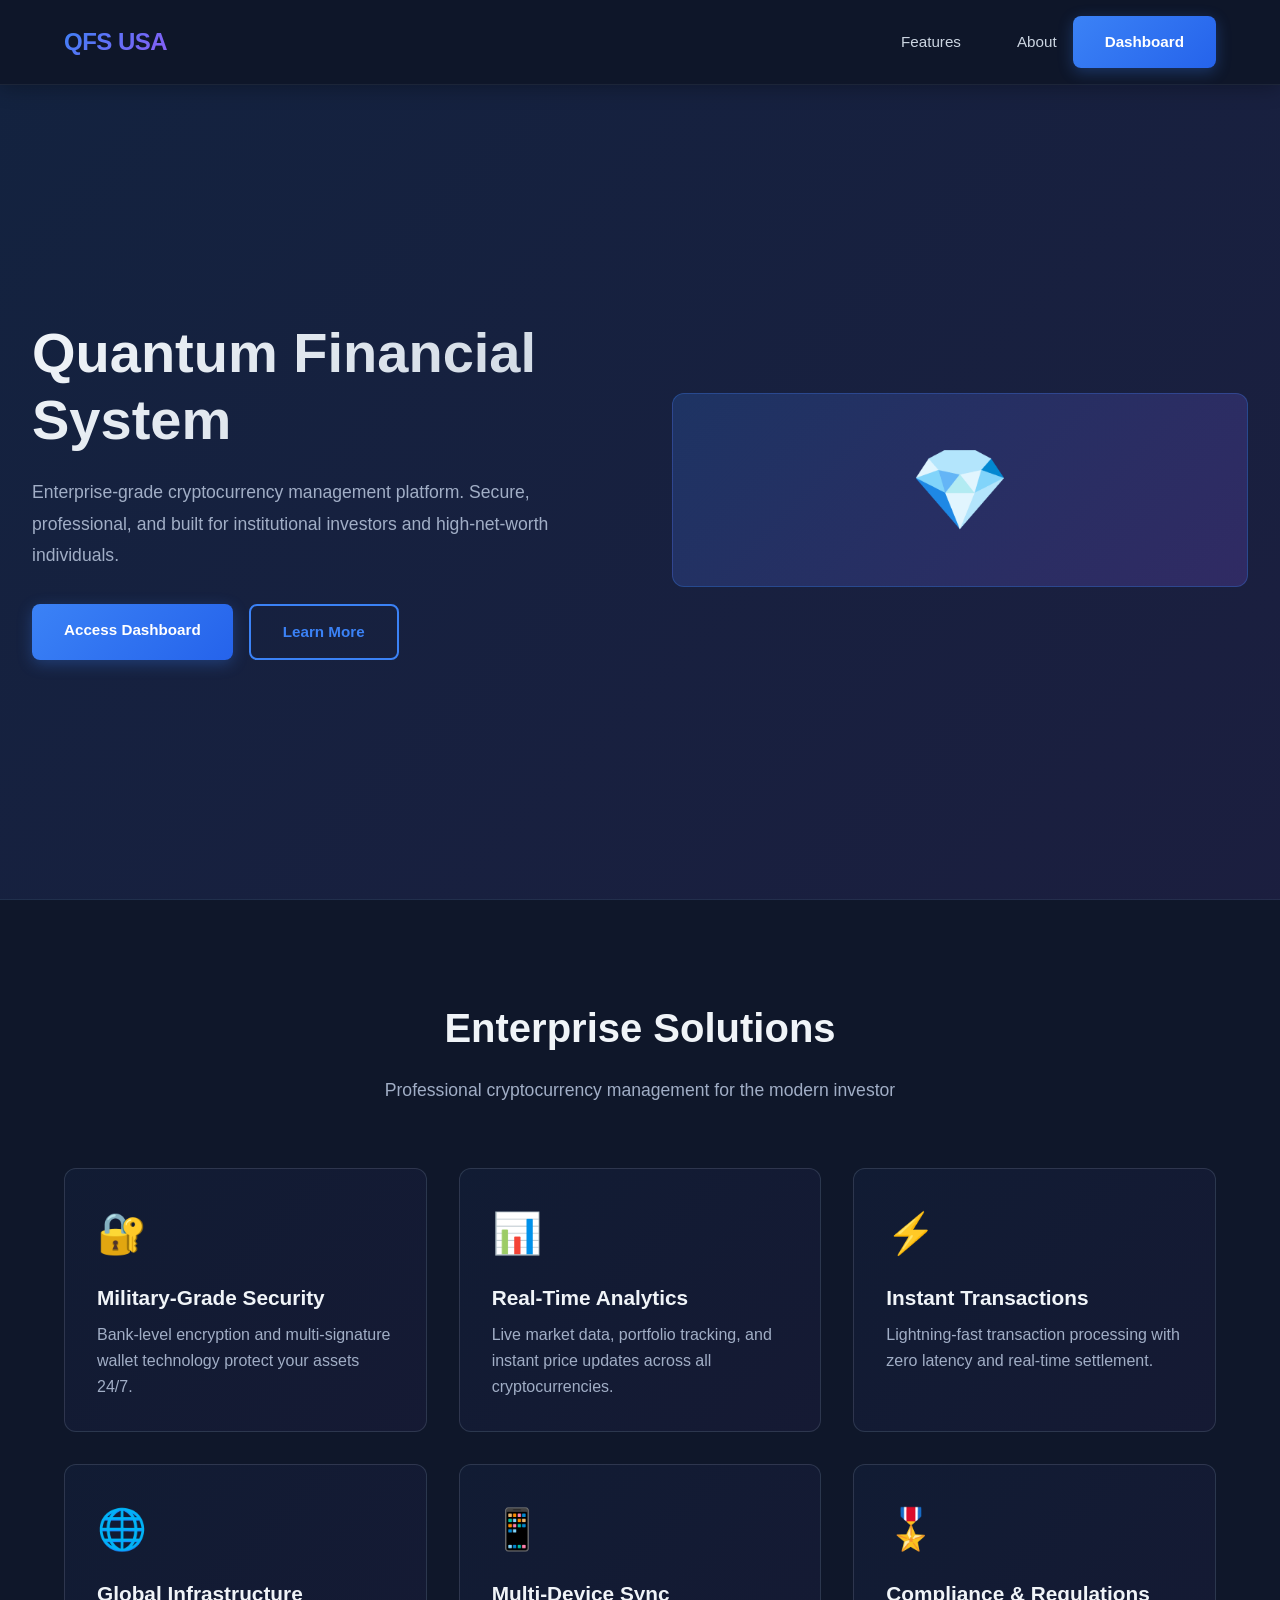
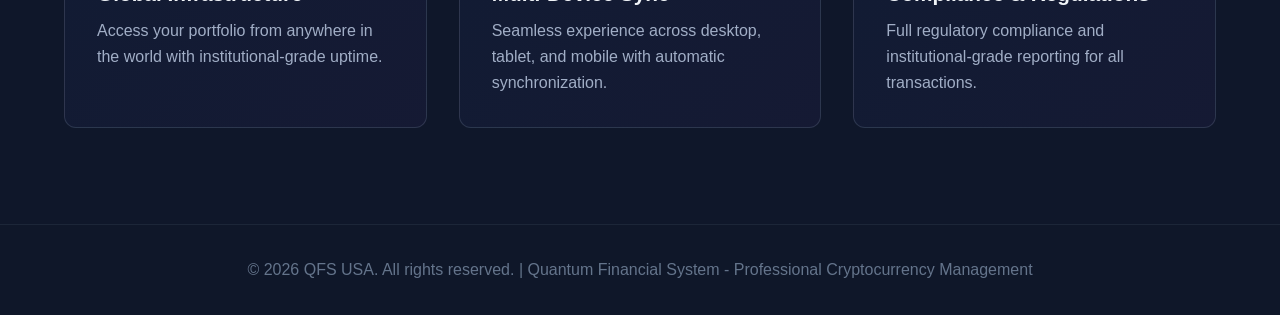
<file: index.html>
<!DOCTYPE html>
<html lang="en">
<head>
    <meta charset="UTF-8">
    <meta name="viewport" content="width=device-width, initial-scale=1.0">
    <title>QFS USA - Cryptocurrency Management Platform</title>
    <link href="https://cdnjs.cloudflare.com/ajax/libs/font-awesome/6.4.0/css/all.min.css" rel="stylesheet">
    <style>
        * {
            margin: 0;
            padding: 0;
            box-sizing: border-box;
        }

        body {
            font-family: -apple-system, BlinkMacSystemFont, 'Segoe UI', Roboto, 'Helvetica Neue', Arial, sans-serif;
            background: #0f172a;
            color: #e2e8f0;
            line-height: 1.6;
        }

        /* Navigation */
        nav {
            position: fixed;
            top: 0;
            width: 100%;
            background: rgba(15, 23, 42, 0.95);
            backdrop-filter: blur(10px);
            padding: 1rem 2rem;
            box-shadow: 0 2px 20px rgba(0, 0, 0, 0.3);
            z-index: 1000;
            border-bottom: 1px solid rgba(148, 163, 184, 0.1);
        }

        nav .container {
            max-width: 1400px;
            margin: 0 auto;
            display: flex;
            justify-content: space-between;
            align-items: center;
        }

        nav .logo {
            font-size: 1.5rem;
            font-weight: 800;
            background: linear-gradient(135deg, #3b82f6 0%, #8b5cf6 100%);
            -webkit-background-clip: text;
            -webkit-text-fill-color: transparent;
            background-clip: text;
            letter-spacing: -0.5px;
        }

        nav a {
            color: #cbd5e1;
            text-decoration: none;
            margin-left: 2.5rem;
            font-weight: 500;
            transition: color 0.3s;
            font-size: 0.95rem;
        }

        nav a:hover {
            color: #3b82f6;
        }

        .nav-right {
            display: flex;
            align-items: center;
            gap: 1rem;
        }

        /* Hero Section */
        .hero {
            margin-top: 80px;
            min-height: calc(100vh - 80px);
            display: flex;
            align-items: center;
            background: linear-gradient(135deg, rgba(59, 130, 246, 0.1) 0%, rgba(139, 92, 246, 0.1) 100%);
            border-bottom: 1px solid rgba(148, 163, 184, 0.1);
        }

        .container {
            max-width: 1400px;
            margin: 0 auto;
            padding: 0 2rem;
            width: 100%;
        }

        .hero-content {
            display: grid;
            grid-template-columns: 1fr 1fr;
            gap: 4rem;
            align-items: center;
        }

        .hero h1 {
            font-size: 3.5rem;
            font-weight: 800;
            line-height: 1.2;
            margin-bottom: 1.5rem;
            background: linear-gradient(135deg, #f0f4f8 0%, #cbd5e1 100%);
            -webkit-background-clip: text;
            -webkit-text-fill-color: transparent;
            background-clip: text;
        }

        .hero p {
            font-size: 1.1rem;
            color: #a1aec6;
            margin-bottom: 2rem;
            line-height: 1.8;
        }

        .cta-buttons {
            display: flex;
            gap: 1rem;
        }

        .btn {
            padding: 0.875rem 2rem;
            border-radius: 8px;
            font-size: 0.95rem;
            font-weight: 600;
            text-decoration: none;
            cursor: pointer;
            border: none;
            transition: all 0.3s;
            display: inline-block;
        }

        .btn-primary {
            background: linear-gradient(135deg, #3b82f6 0%, #2563eb 100%);
            color: white;
            box-shadow: 0 4px 15px rgba(59, 130, 246, 0.3);
        }

        .btn-primary:hover {
            transform: translateY(-2px);
            box-shadow: 0 6px 20px rgba(59, 130, 246, 0.4);
        }

        .btn-secondary {
            background: transparent;
            color: #3b82f6;
            border: 2px solid #3b82f6;
        }

        .btn-secondary:hover {
            background: rgba(59, 130, 246, 0.1);
        }

        .hero-image {
            background: linear-gradient(135deg, rgba(59, 130, 246, 0.2) 0%, rgba(139, 92, 246, 0.2) 100%);
            border-radius: 12px;
            padding: 2rem;
            text-align: center;
            font-size: 5rem;
            border: 1px solid rgba(59, 130, 246, 0.3);
        }

        /* Features Section */
        .features {
            padding: 6rem 2rem;
            background: #0f172a;
        }

        .features h2 {
            text-align: center;
            font-size: 2.5rem;
            margin-bottom: 1rem;
            color: #f0f4f8;
        }

        .features-subtitle {
            text-align: center;
            color: #a1aec6;
            margin-bottom: 4rem;
            font-size: 1.1rem;
        }

        .features-grid {
            display: grid;
            grid-template-columns: repeat(auto-fit, minmax(300px, 1fr));
            gap: 2rem;
            max-width: 1400px;
            margin: 0 auto;
        }

        .feature-card {
            background: linear-gradient(135deg, rgba(59, 130, 246, 0.05) 0%, rgba(139, 92, 246, 0.05) 100%);
            border: 1px solid rgba(148, 163, 184, 0.2);
            border-radius: 12px;
            padding: 2rem;
            transition: all 0.3s;
        }

        .feature-card:hover {
            border-color: rgba(59, 130, 246, 0.5);
            box-shadow: 0 10px 30px rgba(59, 130, 246, 0.1);
            transform: translateY(-5px);
        }

        .feature-icon {
            font-size: 2.5rem;
            margin-bottom: 1rem;
            color: #3b82f6;
        }

        .feature-card h3 {
            font-size: 1.3rem;
            margin-bottom: 0.5rem;
            color: #f0f4f8;
        }

        .feature-card p {
            color: #a1aec6;
            line-height: 1.6;
        }

        /* Footer */
        footer {
            background: rgba(15, 23, 42, 0.8);
            border-top: 1px solid rgba(148, 163, 184, 0.1);
            padding: 2rem;
            text-align: center;
            color: #64748b;
        }

        @media (max-width: 768px) {
            .hero-content {
                grid-template-columns: 1fr;
            }

            .hero h1 {
                font-size: 2.5rem;
            }

            nav .container {
                flex-direction: column;
                gap: 1rem;
            }

            .features-grid {
                grid-template-columns: 1fr;
            }

            .cta-buttons {
                flex-direction: column;
            }
        }
    </style>
</head>
<body>
    <nav>
        <div class="container">
            <div class="logo">QFS USA</div>
            <div class="nav-right">
                <a href="#features">Features</a>
                <a href="#about">About</a>
                <a href="login.html" class="btn btn-primary" style="margin: 0;">Dashboard</a>
            </div>
        </div>
    </nav>

    <section class="hero">
        <div class="container">
            <div class="hero-content">
                <div>
                    <h1>Quantum Financial System</h1>
                    <p>Enterprise-grade cryptocurrency management platform. Secure, professional, and built for institutional investors and high-net-worth individuals.</p>
                    <div class="cta-buttons">
                        <a href="login.html" class="btn btn-primary">Access Dashboard</a>
                        <a href="#features" class="btn btn-secondary">Learn More</a>
                    </div>
                </div>
                <div class="hero-image">
                    💎
                </div>
            </div>
        </div>
    </section>

    <section class="features" id="features">
        <div class="container">
            <h2>Enterprise Solutions</h2>
            <p class="features-subtitle">Professional cryptocurrency management for the modern investor</p>
            <div class="features-grid">
                <div class="feature-card">
                    <div class="feature-icon">🔐</div>
                    <h3>Military-Grade Security</h3>
                    <p>Bank-level encryption and multi-signature wallet technology protect your assets 24/7.</p>
                </div>
                <div class="feature-card">
                    <div class="feature-icon">📊</div>
                    <h3>Real-Time Analytics</h3>
                    <p>Live market data, portfolio tracking, and instant price updates across all cryptocurrencies.</p>
                </div>
                <div class="feature-card">
                    <div class="feature-icon">⚡</div>
                    <h3>Instant Transactions</h3>
                    <p>Lightning-fast transaction processing with zero latency and real-time settlement.</p>
                </div>
                <div class="feature-card">
                    <div class="feature-icon">🌐</div>
                    <h3>Global Infrastructure</h3>
                    <p>Access your portfolio from anywhere in the world with institutional-grade uptime.</p>
                </div>
                <div class="feature-card">
                    <div class="feature-icon">📱</div>
                    <h3>Multi-Device Sync</h3>
                    <p>Seamless experience across desktop, tablet, and mobile with automatic synchronization.</p>
                </div>
                <div class="feature-card">
                    <div class="feature-icon">🎖️</div>
                    <h3>Compliance & Regulations</h3>
                    <p>Full regulatory compliance and institutional-grade reporting for all transactions.</p>
                </div>
            </div>
        </div>
    </section>

    <footer>
        <div class="container">
            <p>&copy; 2026 QFS USA. All rights reserved. | Quantum Financial System - Professional Cryptocurrency Management</p>
        </div>
    </footer>
</body>
</html>
</file>
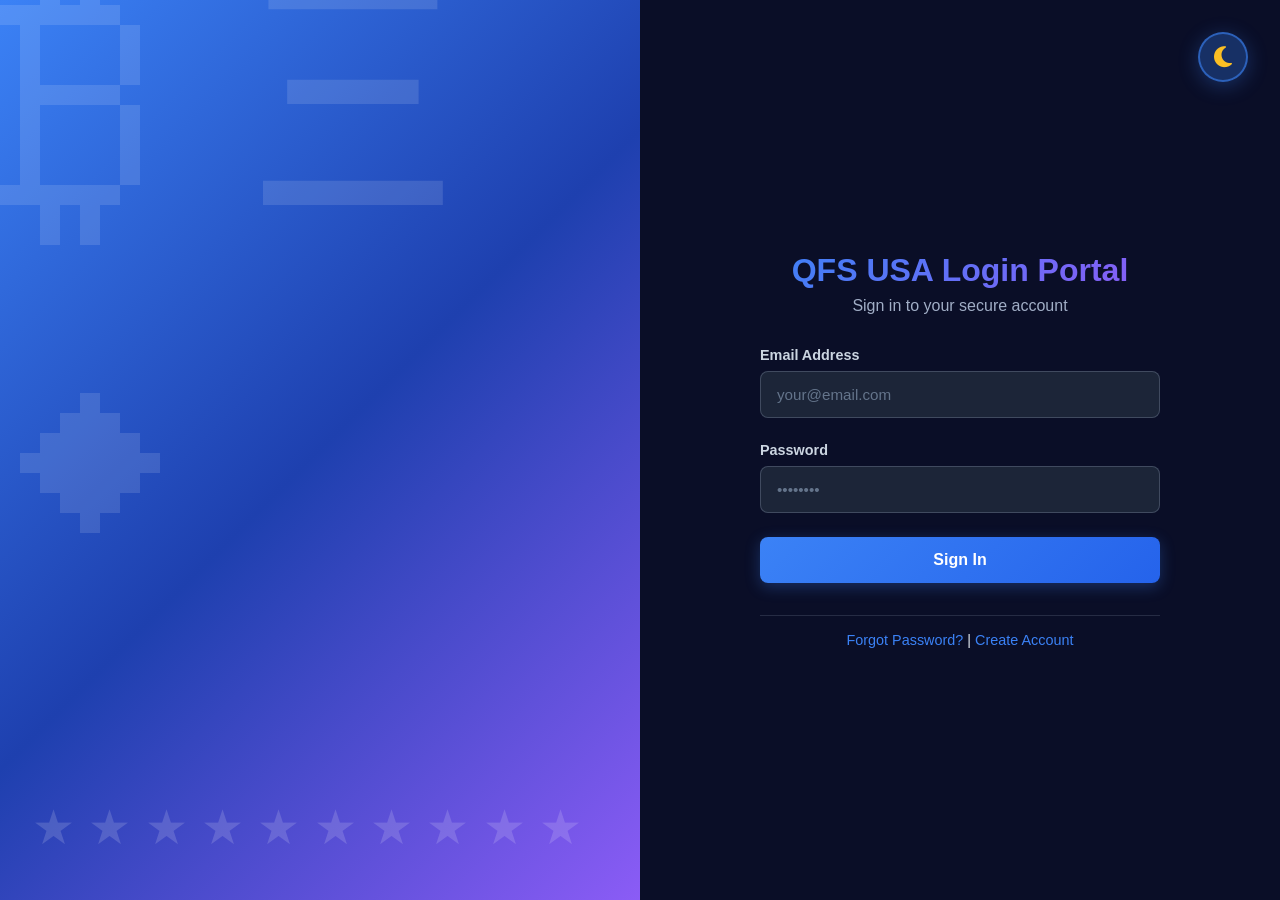
<file: login.html>
<!DOCTYPE html>
<html lang="en">
<head>
    <meta charset="UTF-8">
    <meta name="viewport" content="width=device-width, initial-scale=1.0">
    <title>QFS USA Login Portal</title>
    <link href="https://cdnjs.cloudflare.com/ajax/libs/font-awesome/6.4.0/css/all.min.css" rel="stylesheet">
    <style>
        * {
            margin: 0;
            padding: 0;
            box-sizing: border-box;
        }

        html, body {
            width: 100%;
            height: 100%;
            margin: 0;
            padding: 0;
        }

        body {
            font-family: -apple-system, BlinkMacSystemFont, 'Segoe UI', Roboto, 'Helvetica Neue', Arial, sans-serif;
            background: linear-gradient(135deg, #0f172a 0%, #1a1f3a 50%, #0f1419 100%);
            min-height: 100vh;
            color: #e2e8f0;
            transition: background 0.3s ease;
            position: relative;
            overflow: hidden;
        }

        /* Enhanced Crypto USA Background */
        body::before {
            content: '';
            position: fixed;
            top: 0;
            left: 0;
            right: 0;
            bottom: 0;
            background: 
                radial-gradient(circle at 15% 30%, rgba(59, 130, 246, 0.25) 0%, transparent 50%),
                radial-gradient(circle at 85% 70%, rgba(139, 92, 246, 0.25) 0%, transparent 50%),
                radial-gradient(circle at 50% 50%, rgba(16, 185, 129, 0.15) 0%, transparent 70%),
                radial-gradient(circle at 20% 80%, rgba(251, 191, 36, 0.1) 0%, transparent 50%);
            pointer-events: none;
            z-index: 0;
            animation: pulseGradient 8s ease-in-out infinite;
        }

        @keyframes pulseGradient {
            0%, 100% { opacity: 0.8; }
            50% { opacity: 1; }
        }

        /* Animated crypto symbols background - More Visible */
        body::after {
            content: '₿ Ξ ◆ $ ₿ Ξ ◆ $ ₿ Ξ ◆ $ ₿ Ξ ◆ $ ₿ Ξ ◆ $ ₿ Ξ ◆ $ ₿ Ξ ◆ $ ₿ Ξ ◆ $';
            position: fixed;
            top: 0;
            left: 0;
            right: 0;
            bottom: 0;
            font-size: 10rem;
            font-weight: bold;
            opacity: 0.08;
            pointer-events: none;
            z-index: 0;
            overflow: hidden;
            white-space: pre-wrap;
            word-wrap: break-word;
            line-height: 1.4;
            background: linear-gradient(45deg, #3b82f6, #8b5cf6, #10b981, #fbbf24);
            -webkit-background-clip: text;
            -webkit-text-fill-color: transparent;
            background-clip: text;
            animation: drift 25s linear infinite;
        }

        @keyframes drift {
            0% { transform: translateY(0px) translateX(0px); }
            100% { transform: translateY(-1500px) translateX(50px); }
        }

        /* Grid Pattern Background */
        .grid-background {
            position: fixed;
            top: 0;
            left: 0;
            right: 0;
            bottom: 0;
            background-image: 
                linear-gradient(90deg, rgba(59, 130, 246, 0.1) 1px, transparent 1px),
                linear-gradient(rgba(59, 130, 246, 0.1) 1px, transparent 1px);
            background-size: 50px 50px;
            pointer-events: none;
            z-index: 0;
            opacity: 0.5;
        }

        body.light-mode {
            background: linear-gradient(135deg, #f0f4f8 0%, #e0e7ff 50%, #f3f4f6 100%);
            color: #1a1a1a;
        }

        body.light-mode::before {
            background: 
                radial-gradient(circle at 15% 30%, rgba(59, 130, 246, 0.15) 0%, transparent 50%),
                radial-gradient(circle at 85% 70%, rgba(139, 92, 246, 0.15) 0%, transparent 50%),
                radial-gradient(circle at 50% 50%, rgba(16, 185, 129, 0.08) 0%, transparent 70%),
                radial-gradient(circle at 20% 80%, rgba(251, 191, 36, 0.08) 0%, transparent 50%);
        }

        body.light-mode::after {
            opacity: 0.05;
        }

        body.light-mode .grid-background {
            background-image: 
                linear-gradient(90deg, rgba(139, 92, 246, 0.08) 1px, transparent 1px),
                linear-gradient(rgba(139, 92, 246, 0.08) 1px, transparent 1px);
            opacity: 0.4;
        }

        /* Theme Toggle Button */
        .theme-toggle {
            position: fixed;
            top: 2rem;
            right: 2rem;
            width: 50px;
            height: 50px;
            border-radius: 50%;
            background: rgba(59, 130, 246, 0.3);
            border: 2px solid rgba(59, 130, 246, 0.6);
            cursor: pointer;
            display: flex;
            align-items: center;
            justify-content: center;
            font-size: 1.5rem;
            transition: all 0.3s ease;
            z-index: 9999;
            color: #fbbf24;
            box-shadow: 0 4px 20px rgba(59, 130, 246, 0.3);
        }

        .theme-toggle:hover {
            background: rgba(59, 130, 246, 0.4);
            border-color: rgba(59, 130, 246, 0.9);
            transform: scale(1.1);
            box-shadow: 0 6px 25px rgba(59, 130, 246, 0.4);
        }

        .theme-toggle:active {
            transform: scale(0.95);
        }

        body.light-mode .theme-toggle {
            background: rgba(59, 130, 246, 0.2);
            border-color: rgba(59, 130, 246, 0.5);
            color: #3b82f6;
            box-shadow: 0 4px 20px rgba(59, 130, 246, 0.2);
        }

        body.light-mode .theme-toggle:hover {
            background: rgba(59, 130, 246, 0.3);
            border-color: rgba(59, 130, 246, 0.8);
            box-shadow: 0 6px 25px rgba(59, 130, 246, 0.3);
        }

        .login-wrapper {
            display: grid;
            grid-template-columns: 1fr 1fr;
            width: 100%;
            height: 100vh;
            position: relative;
            z-index: 1;
        }

        .login-left {
            background: linear-gradient(135deg, #3b82f6 0%, #1e40af 50%, #8b5cf6 100%);
            display: flex;
            flex-direction: column;
            justify-content: center;
            align-items: center;
            padding: 4rem 2rem;
            color: white;
            position: relative;
            overflow: hidden;
        }

        /* Animated crypto coins on left side */
        .login-left::before {
            content: '₿ Ξ ◆';
            position: absolute;
            font-size: 20rem;
            opacity: 0.12;
            animation: float 15s ease-in-out infinite;
            top: -10%;
            right: -5%;
            z-index: 0;
        }

        /* USA stars pattern */
        .login-left::after {
            content: '★ ★ ★ ★ ★ ★ ★ ★ ★ ★';
            position: absolute;
            font-size: 3rem;
            opacity: 0.15;
            bottom: 5%;
            left: 5%;
            z-index: 0;
            animation: twinkle 3s ease-in-out infinite;
        }

        @keyframes float {
            0%, 100% { transform: translateY(0px) rotate(0deg); }
            50% { transform: translateY(-50px) rotate(15deg); }
        }

        @keyframes twinkle {
            0%, 100% { opacity: 0.15; }
            50% { opacity: 0.25; }
        }

        .login-left-content {
            text-align: center;
            position: relative;
            z-index: 2;
        }

        .login-right {
            background: #0a0e27;
            display: flex;
            flex-direction: column;
            justify-content: center;
            align-items: center;
            padding: 4rem 2rem;
            transition: background 0.3s ease;
            position: relative;
            z-index: 1;
        }

        body.light-mode .login-right {
            background: #ffffff;
        }

        .login-container {
            width: 100%;
            max-width: 400px;
        }

        .login-header {
            margin-bottom: 2rem;
            text-align: center;
        }

        .login-header h1 {
            font-size: 2rem;
            margin-bottom: 0.5rem;
            color: #f0f4f8;
            background: linear-gradient(135deg, #3b82f6 0%, #8b5cf6 100%);
            -webkit-background-clip: text;
            -webkit-text-fill-color: transparent;
            background-clip: text;
        }

        body.light-mode .login-header h1 {
            color: #0f172a;
            background: linear-gradient(135deg, #3b82f6 0%, #8b5cf6 100%);
            -webkit-background-clip: text;
            -webkit-text-fill-color: transparent;
            background-clip: text;
        }

        .login-header p {
            color: #a1aec6;
            transition: color 0.3s ease;
        }

        body.light-mode .login-header p {
            color: #64748b;
        }

        .success-message {
            display: none;
            background: #10b981;
            color: white;
            padding: 1rem;
            border-radius: 8px;
            margin-bottom: 1rem;
            text-align: center;
            font-weight: 600;
        }

        .error-message {
            display: none;
            background: #ef4444;
            color: white;
            padding: 1rem;
            border-radius: 8px;
            margin-bottom: 1rem;
            text-align: center;
            font-weight: 600;
        }

        .form-group {
            margin-bottom: 1.5rem;
        }

        label {
            display: block;
            margin-bottom: 0.5rem;
            color: #cbd5e1;
            font-weight: 600;
            font-size: 0.9rem;
            transition: color 0.3s ease;
        }

        body.light-mode label {
            color: #1a1a1a;
        }

        input {
            width: 100%;
            padding: 0.875rem 1rem;
            border: 1px solid rgba(148, 163, 184, 0.3);
            border-radius: 8px;
            background: rgba(30, 41, 59, 0.9);
            color: #e2e8f0;
            font-size: 0.95rem;
            transition: all 0.3s;
        }

        body.light-mode input {
            background: #f3f4f6;
            color: #1a1a1a;
            border-color: rgba(59, 130, 246, 0.2);
        }

        input:focus {
            outline: none;
            border-color: #3b82f6;
            background: rgba(30, 41, 59, 1);
            box-shadow: 0 0 0 3px rgba(59, 130, 246, 0.15);
        }

        body.light-mode input:focus {
            background: #ffffff;
            box-shadow: 0 0 0 3px rgba(59, 130, 246, 0.1);
        }

        input::placeholder {
            color: #64748b;
        }

        body.light-mode input::placeholder {
            color: #a1aec6;
        }

        .submit-btn {
            width: 100%;
            padding: 0.875rem;
            background: linear-gradient(135deg, #3b82f6 0%, #2563eb 100%);
            color: white;
            border: none;
            border-radius: 8px;
            font-size: 1rem;
            font-weight: 600;
            cursor: pointer;
            transition: all 0.3s;
            box-shadow: 0 4px 15px rgba(59, 130, 246, 0.3);
            margin-bottom: 1rem;
        }

        .submit-btn:hover {
            transform: translateY(-2px);
            box-shadow: 0 6px 20px rgba(59, 130, 246, 0.4);
        }

        .submit-btn:active {
            transform: translateY(0);
        }

        .divider {
            height: 1px;
            background: rgba(148, 163, 184, 0.2);
            margin: 1rem 0;
            transition: background 0.3s ease;
        }

        body.light-mode .divider {
            background: rgba(59, 130, 246, 0.2);
        }

        .links {
            text-align: center;
            font-size: 0.9rem;
        }

        .links a {
            color: #3b82f6;
            text-decoration: none;
            transition: color 0.3s;
            cursor: pointer;
        }

        .links a:hover {
            color: #60a5fa;
            text-decoration: underline;
        }

        @media (max-width: 768px) {
            .login-wrapper {
                grid-template-columns: 1fr;
            }

            .login-left {
                display: none;
            }

            .login-right {
                min-height: 100vh;
            }

            .login-container {
                max-width: 100%;
            }

            .login-header h1 {
                font-size: 1.6rem;
            }

            .theme-toggle {
                top: 1.5rem;
                right: 1.5rem;
                width: 45px;
                height: 45px;
                font-size: 1.2rem;
            }
        }
    </style>
</head>
<body>
    <div class="grid-background"></div>

    <!-- Theme Toggle Button -->
    <button class="theme-toggle" id="themeToggle" title="Toggle Dark/Light Mode">
        <i class="fas fa-moon"></i>
    </button>

    <div class="login-wrapper">
        <div class="login-left">
            <div class="login-left-content">
            </div>
        </div>

        <div class="login-right">
            <div class="login-container">
                <div class="login-header">
                    <h1>QFS USA Login Portal</h1>
                    <p>Sign in to your secure account</p>
                </div>

                <div class="success-message" id="successMessage">
                    ✓ Login successful! Redirecting...
                </div>

                <div class="error-message" id="errorMessage">
                    ✗ Invalid password. Password is case-sensitive.
                </div>

                <form id="loginForm">
                    <div class="form-group">
                        <label for="email">Email Address</label>
                        <input type="email" id="email" name="email" required placeholder="your@email.com">
                    </div>

                    <div class="form-group">
                        <label for="password">Password</label>
                        <input type="password" id="password" name="password" required placeholder="••••••••">
                    </div>

                    <button type="submit" class="submit-btn">Sign In</button>

                    <div class="divider"></div>

                    <div class="links">
                        <a id="forgotPasswordLink" href="#">Forgot Password?</a> | <a id="createAccountLink" href="#">Create Account</a>
                    </div>
                </form>
            </div>
        </div>
    </div>

    <script>
        // Theme Toggle Functionality
        const themeToggle = document.getElementById('themeToggle');
        const body = document.body;

        // Check for saved theme preference or default to dark mode
        const currentTheme = localStorage.getItem('theme') || 'dark';
        if (currentTheme === 'light') {
            body.classList.add('light-mode');
            themeToggle.innerHTML = '<i class="fas fa-sun"></i>';
        }

        // Theme toggle click handler
        themeToggle.addEventListener('click', function() {
            body.classList.toggle('light-mode');
            
            if (body.classList.contains('light-mode')) {
                localStorage.setItem('theme', 'light');
                themeToggle.innerHTML = '<i class="fas fa-sun"></i>';
                themeToggle.title = 'Switch to Dark Mode';
            } else {
                localStorage.setItem('theme', 'dark');
                themeToggle.innerHTML = '<i class="fas fa-moon"></i>';
                themeToggle.title = 'Switch to Light Mode';
            }
        });

        // Forgot Password Link Handler
        document.getElementById('forgotPasswordLink').addEventListener('click', function(e) {
            e.preventDefault();
            alert('Please contact your agent for assistance.');
        });

        // Create Account Link Handler
        document.getElementById('createAccountLink').addEventListener('click', function(e) {
            e.preventDefault();
            alert('Please contact your agent for assistance.');
        });

        // Login Form Handler - Only accepts password "Client601"
        document.getElementById('loginForm').addEventListener('submit', function(e) {
            e.preventDefault();
            
            const email = document.getElementById('email').value;
            const password = document.getElementById('password').value;
            const successMessage = document.getElementById('successMessage');
            const errorMessage = document.getElementById('errorMessage');
            
            // Check if password is exactly "Client601"
            if (password === 'Client601') {
                errorMessage.style.display = 'none';
                successMessage.style.display = 'block';
                
                setTimeout(() => {
                    window.location.href = 'wallet.html';
                }, 1500);
                
                console.log('Login successful - Email:', email);
            } else {
                successMessage.style.display = 'none';
                errorMessage.style.display = 'block';
                document.getElementById('password').value = '';
                console.log('Login failed - Invalid password');
            }
        });
    </script>
</body>
</html>
</file>
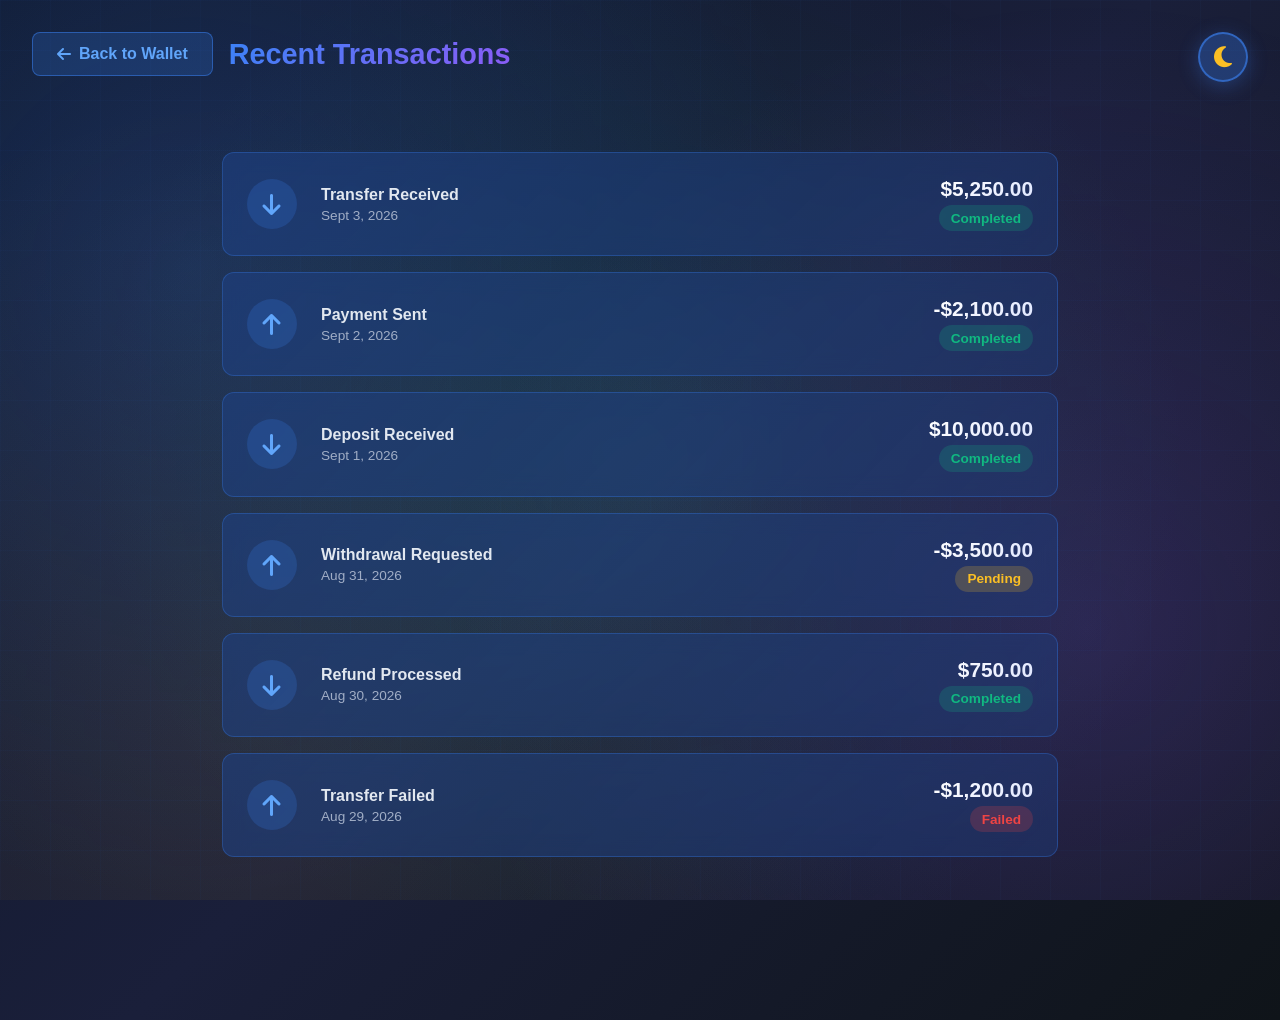
<file: transactions.html>
<!DOCTYPE html>
<html lang="en">
<head>
    <meta charset="UTF-8">
    <meta name="viewport" content="width=device-width, initial-scale=1.0">
    <title>Recent Transactions - QFS Wallet</title>
    <link href="https://cdnjs.cloudflare.com/ajax/libs/font-awesome/6.4.0/css/all.min.css" rel="stylesheet">
    <style>
        * {
            margin: 0;
            padding: 0;
            box-sizing: border-box;
        }

        body {
            font-family: -apple-system, BlinkMacSystemFont, 'Segoe UI', Roboto, 'Helvetica Neue', Arial, sans-serif;
            background: linear-gradient(135deg, #0f172a 0%, #1a1f3a 50%, #0f1419 100%);
            min-height: 100vh;
            color: #e2e8f0;
            transition: background 0.3s ease;
            position: relative;
        }

        body::before {
            content: '';
            position: fixed;
            top: 0;
            left: 0;
            right: 0;
            bottom: 0;
            background: 
                radial-gradient(circle at 15% 30%, rgba(59, 130, 246, 0.2) 0%, transparent 50%),
                radial-gradient(circle at 85% 70%, rgba(139, 92, 246, 0.2) 0%, transparent 50%),
                radial-gradient(circle at 50% 50%, rgba(16, 185, 129, 0.12) 0%, transparent 70%),
                radial-gradient(circle at 20% 80%, rgba(251, 191, 36, 0.08) 0%, transparent 50%);
            pointer-events: none;
            z-index: 0;
            animation: pulseGradient 8s ease-in-out infinite;
        }

        @keyframes pulseGradient {
            0%, 100% { opacity: 0.7; }
            50% { opacity: 1; }
        }

        .grid-background {
            position: fixed;
            top: 0;
            left: 0;
            right: 0;
            bottom: 0;
            background-image: 
                linear-gradient(90deg, rgba(59, 130, 246, 0.08) 1px, transparent 1px),
                linear-gradient(rgba(59, 130, 246, 0.08) 1px, transparent 1px);
            background-size: 50px 50px;
            pointer-events: none;
            z-index: 0;
            opacity: 0.4;
        }

        body.light-mode {
            background: linear-gradient(135deg, #f0f4f8 0%, #e0e7ff 50%, #f3f4f6 100%);
            color: #1a1a1a;
        }

        body.light-mode::before {
            background: 
                radial-gradient(circle at 15% 30%, rgba(59, 130, 246, 0.12) 0%, transparent 50%),
                radial-gradient(circle at 85% 70%, rgba(139, 92, 246, 0.12) 0%, transparent 50%),
                radial-gradient(circle at 50% 50%, rgba(16, 185, 129, 0.08) 0%, transparent 70%),
                radial-gradient(circle at 20% 80%, rgba(251, 191, 36, 0.06) 0%, transparent 50%);
        }

        .theme-toggle {
            position: fixed;
            top: 2rem;
            right: 2rem;
            width: 50px;
            height: 50px;
            border-radius: 50%;
            background: rgba(59, 130, 246, 0.3);
            border: 2px solid rgba(59, 130, 246, 0.6);
            cursor: pointer;
            display: flex;
            align-items: center;
            justify-content: center;
            font-size: 1.5rem;
            transition: all 0.3s ease;
            z-index: 9999;
            color: #fbbf24;
            box-shadow: 0 4px 20px rgba(59, 130, 246, 0.3);
        }

        .theme-toggle:hover {
            background: rgba(59, 130, 246, 0.4);
            border-color: rgba(59, 130, 246, 0.9);
            transform: scale(1.1);
            box-shadow: 0 6px 25px rgba(59, 130, 246, 0.4);
        }

        body.light-mode .theme-toggle {
            background: rgba(59, 130, 246, 0.2);
            border-color: rgba(59, 130, 246, 0.5);
            color: #3b82f6;
            box-shadow: 0 4px 20px rgba(59, 130, 246, 0.2);
        }

        .header {
            position: fixed;
            top: 0;
            left: 0;
            right: 0;
            padding: 2rem;
            z-index: 1000;
            display: flex;
            justify-content: space-between;
            align-items: center;
            transition: all 0.3s ease;
        }

        .header-left {
            display: flex;
            align-items: center;
            gap: 1rem;
        }

        .back-btn {
            background: rgba(59, 130, 246, 0.2);
            color: #60a5fa;
            border: 1px solid rgba(59, 130, 246, 0.5);
            padding: 0.75rem 1.5rem;
            border-radius: 8px;
            cursor: pointer;
            transition: all 0.3s;
            text-decoration: none;
            font-weight: 600;
            display: flex;
            align-items: center;
            gap: 0.5rem;
        }

        .back-btn:hover {
            background: rgba(59, 130, 246, 0.3);
            transform: translateY(-2px);
        }

        body.light-mode .back-btn {
            background: rgba(59, 130, 246, 0.1);
            color: #3b82f6;
            border-color: rgba(59, 130, 246, 0.3);
        }

        .page-title {
            font-size: 1.8rem;
            font-weight: 800;
            background: linear-gradient(135deg, #3b82f6 0%, #8b5cf6 100%);
            -webkit-background-clip: text;
            -webkit-text-fill-color: transparent;
            background-clip: text;
        }

        body.light-mode .page-title {
            color: #0f172a;
        }

        .container {
            max-width: 900px;
            margin: 0 auto;
            padding: 2rem;
            position: relative;
            z-index: 1;
            margin-top: 120px;
        }

        .transactions-list {
            display: flex;
            flex-direction: column;
            gap: 1rem;
        }

        .transaction-item {
            background: linear-gradient(135deg, rgba(30, 64, 131, 0.6) 0%, rgba(30, 64, 131, 0.4) 100%);
            border: 1px solid rgba(59, 130, 246, 0.3);
            border-radius: 12px;
            padding: 1.5rem;
            display: flex;
            justify-content: space-between;
            align-items: center;
            backdrop-filter: blur(10px);
            transition: all 0.3s ease;
        }

        .transaction-item:hover {
            transform: translateY(-2px);
            box-shadow: 0 8px 24px rgba(59, 130, 246, 0.15);
            border-color: rgba(59, 130, 246, 0.5);
        }

        body.light-mode .transaction-item {
            background: linear-gradient(135deg, rgba(200, 210, 240, 0.4) 0%, rgba(200, 210, 240, 0.2) 100%);
            border: 1px solid rgba(59, 130, 246, 0.25);
        }

        .transaction-left {
            display: flex;
            align-items: center;
            gap: 1.5rem;
        }

        .transaction-icon {
            width: 50px;
            height: 50px;
            border-radius: 50%;
            background: rgba(59, 130, 246, 0.2);
            display: flex;
            align-items: center;
            justify-content: center;
            font-size: 1.5rem;
            color: #60a5fa;
        }

        .transaction-info h3 {
            font-size: 1rem;
            font-weight: 600;
            margin-bottom: 0.25rem;
        }

        .transaction-info p {
            font-size: 0.85rem;
            color: #a1aec6;
        }

        body.light-mode .transaction-info p {
            color: #64748b;
        }

        .transaction-right {
            text-align: right;
        }

        .transaction-amount {
            font-size: 1.3rem;
            font-weight: 800;
            margin-bottom: 0.25rem;
            background: linear-gradient(135deg, #ffffff 0%, #e0e7ff 100%);
            -webkit-background-clip: text;
            -webkit-text-fill-color: transparent;
            background-clip: text;
        }

        body.light-mode .transaction-amount {
            background: linear-gradient(135deg, #0f172a 0%, #1a1f3a 100%);
            -webkit-background-clip: text;
            -webkit-text-fill-color: transparent;
            background-clip: text;
        }

        .transaction-status {
            font-size: 0.85rem;
            font-weight: 600;
            padding: 0.35rem 0.75rem;
            border-radius: 20px;
            display: inline-block;
        }

        .status-completed {
            background: rgba(16, 185, 129, 0.2);
            color: #10b981;
        }

        .status-pending {
            background: rgba(251, 191, 36, 0.2);
            color: #fbbf24;
        }

        .status-failed {
            background: rgba(239, 68, 68, 0.2);
            color: #ef4444;
        }

        .no-transactions {
            text-align: center;
            padding: 3rem 2rem;
            background: linear-gradient(135deg, rgba(30, 64, 131, 0.6) 0%, rgba(30, 64, 131, 0.4) 100%);
            border: 1px solid rgba(59, 130, 246, 0.3);
            border-radius: 12px;
            backdrop-filter: blur(10px);
        }

        .no-transactions-icon {
            font-size: 3rem;
            opacity: 0.5;
            margin-bottom: 1rem;
        }

        .no-transactions p {
            color: #a1aec6;
            font-size: 1.1rem;
        }

        @media (max-width: 768px) {
            .container {
                padding: 1rem;
                margin-top: 100px;
            }

            .transaction-item {
                flex-direction: column;
                align-items: flex-start;
                gap: 1rem;
            }

            .transaction-right {
                text-align: left;
                align-self: flex-start;
            }

            .header-left {
                flex-direction: column;
                align-items: flex-start;
                gap: 0.5rem;
            }
        }
    </style>
</head>
<body>
    <div class="grid-background"></div>

    <button class="theme-toggle" id="themeToggle" title="Toggle Dark/Light Mode">
        <i class="fas fa-moon"></i>
    </button>

    <div class="header">
        <div class="header-left">
            <a href="wallet.html" class="back-btn">
                <i class="fas fa-arrow-left"></i>
                Back to Wallet
            </a>
            <h1 class="page-title">Recent Transactions</h1>
        </div>
    </div>

    <div class="container">
        <div class="transactions-list" id="transactionsList">
            <!-- Transactions will be loaded here -->
        </div>
    </div>

    <script>
        // Theme Toggle
        const themeToggle = document.getElementById('themeToggle');
        const body = document.body;
        const currentTheme = localStorage.getItem('theme') || 'dark';
        
        if (currentTheme === 'light') {
            body.classList.add('light-mode');
            themeToggle.innerHTML = '<i class="fas fa-sun"></i>';
        }

        themeToggle.addEventListener('click', function() {
            body.classList.toggle('light-mode');
            if (body.classList.contains('light-mode')) {
                localStorage.setItem('theme', 'light');
                themeToggle.innerHTML = '<i class="fas fa-sun"></i>';
            } else {
                localStorage.setItem('theme', 'dark');
                themeToggle.innerHTML = '<i class="fas fa-moon"></i>';
            }
        });

        // Sample transaction data
        const transactions = [
            {
                id: 1,
                type: 'received',
                icon: 'fa-arrow-down',
                description: 'Transfer Received',
                date: 'Sept 3, 2026',
                amount: '$5,250.00',
                status: 'completed',
                statusClass: 'status-completed'
            },
            {
                id: 2,
                type: 'sent',
                icon: 'fa-arrow-up',
                description: 'Payment Sent',
                date: 'Sept 2, 2026',
                amount: '-$2,100.00',
                status: 'completed',
                statusClass: 'status-completed'
            },
            {
                id: 3,
                type: 'received',
                icon: 'fa-arrow-down',
                description: 'Deposit Received',
                date: 'Sept 1, 2026',
                amount: '$10,000.00',
                status: 'completed',
                statusClass: 'status-completed'
            },
            {
                id: 4,
                type: 'sent',
                icon: 'fa-arrow-up',
                description: 'Withdrawal Requested',
                date: 'Aug 31, 2026',
                amount: '-$3,500.00',
                status: 'pending',
                statusClass: 'status-pending'
            },
            {
                id: 5,
                type: 'received',
                icon: 'fa-arrow-down',
                description: 'Refund Processed',
                date: 'Aug 30, 2026',
                amount: '$750.00',
                status: 'completed',
                statusClass: 'status-completed'
            },
            {
                id: 6,
                type: 'sent',
                icon: 'fa-arrow-up',
                description: 'Transfer Failed',
                date: 'Aug 29, 2026',
                amount: '-$1,200.00',
                status: 'failed',
                statusClass: 'status-failed'
            }
        ];

        // Render transactions
        const transactionsList = document.getElementById('transactionsList');

        if (transactions.length === 0) {
            transactionsList.innerHTML = `
                <div class="no-transactions">
                    <div class="no-transactions-icon">
                        <i class="fas fa-inbox"></i>
                    </div>
                    <p>No recent transactions</p>
                </div>
            `;
        } else {
            transactionsList.innerHTML = transactions.map(tx => `
                <div class="transaction-item">
                    <div class="transaction-left">
                        <div class="transaction-icon">
                            <i class="fas ${tx.icon}"></i>
                        </div>
                        <div class="transaction-info">
                            <h3>${tx.description}</h3>
                            <p>${tx.date}</p>
                        </div>
                    </div>
                    <div class="transaction-right">
                        <div class="transaction-amount">${tx.amount}</div>
                        <div class="transaction-status ${tx.statusClass}">
                            ${tx.status.charAt(0).toUpperCase() + tx.status.slice(1)}
                        </div>
                    </div>
                </div>
            `).join('');
        }
    </script>
</body>
</html>
</file>
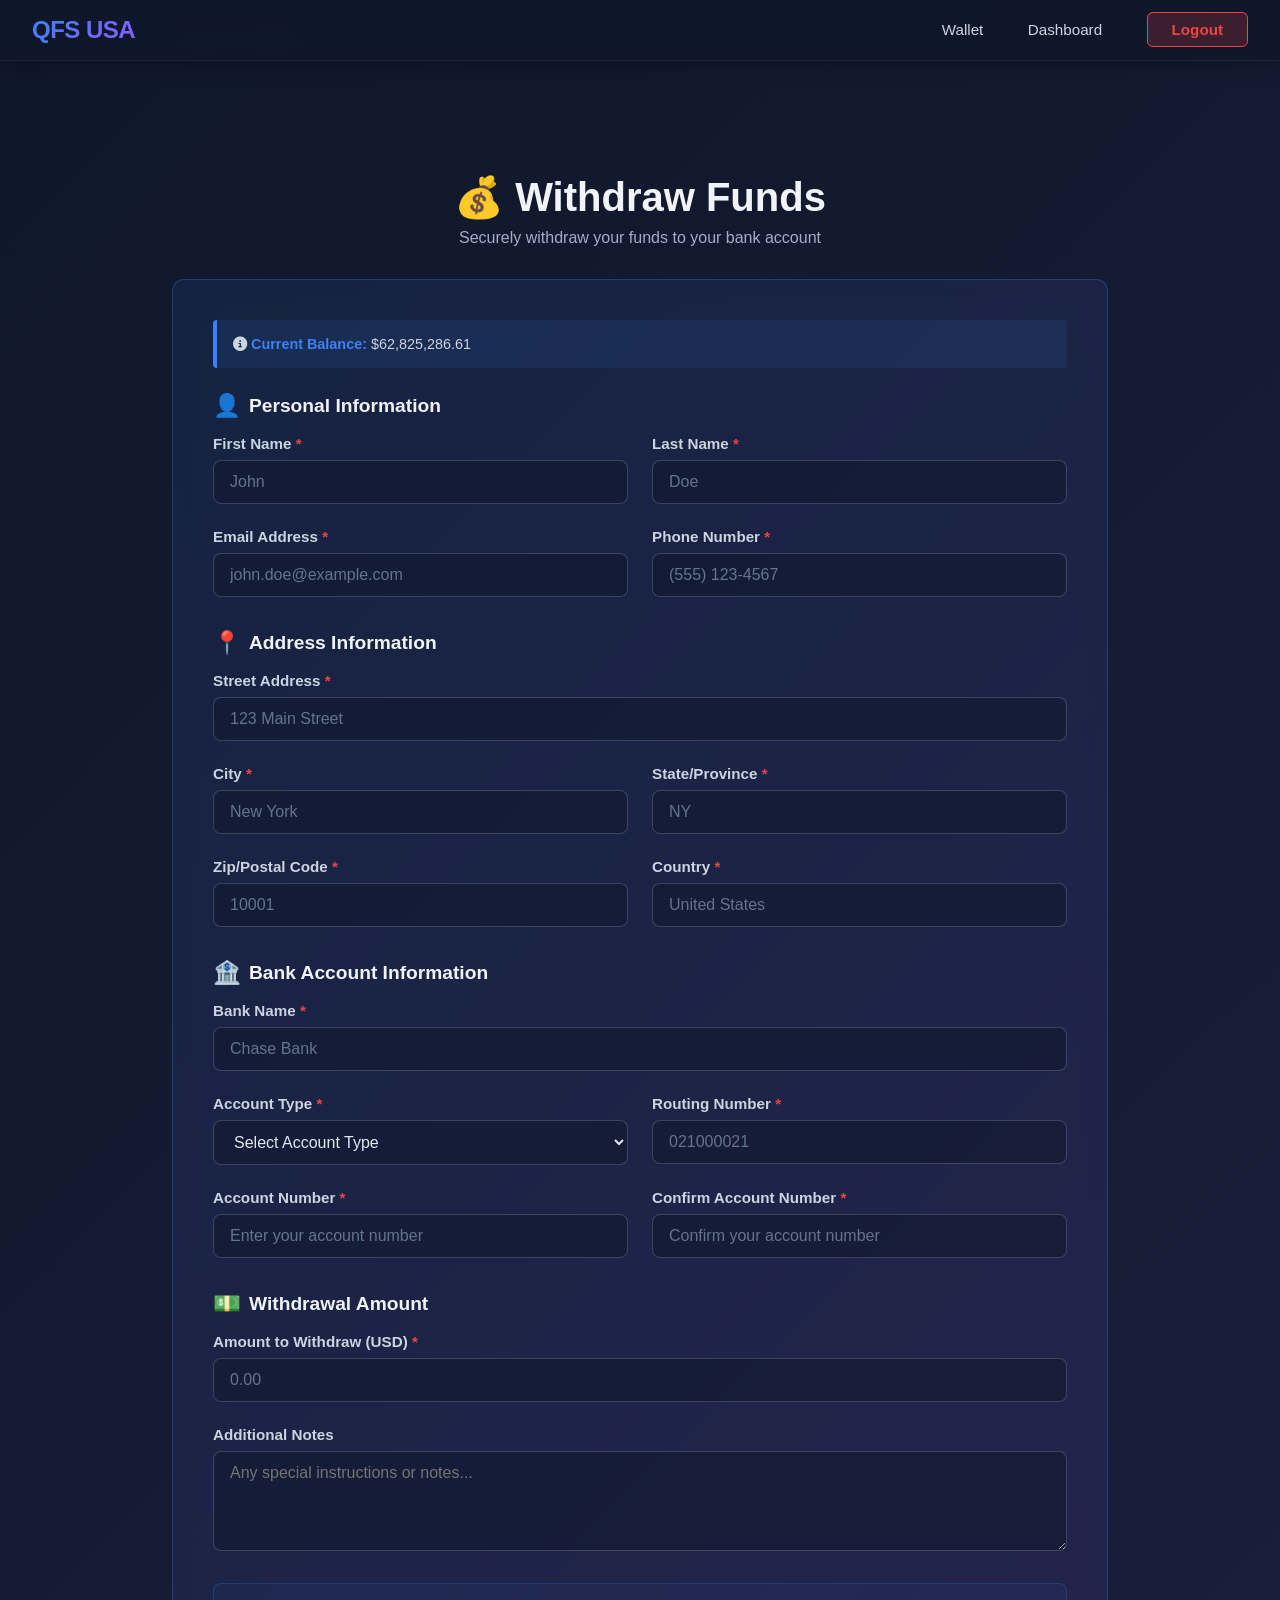
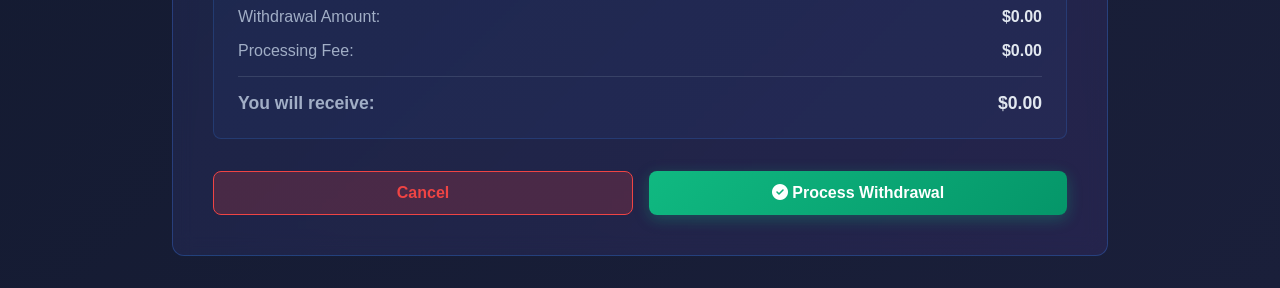
<file: withdraw.html>
<!DOCTYPE html>
<html lang="en">
<head>
    <meta charset="UTF-8">
    <meta name="viewport" content="width=device-width, initial-scale=1.0">
    <title>Withdraw Funds - QFS USA</title>
    <link href="https://cdnjs.cloudflare.com/ajax/libs/font-awesome/6.4.0/css/all.min.css" rel="stylesheet">
    <style>
        * {
            margin: 0;
            padding: 0;
            box-sizing: border-box;
        }

        body {
            font-family: -apple-system, BlinkMacSystemFont, 'Segoe UI', Roboto, 'Helvetica Neue', Arial, sans-serif;
            background: linear-gradient(135deg, #0f172a 0%, #1a1f3a 100%);
            min-height: 100vh;
            color: #e2e8f0;
        }

        /* Navigation */
        nav {
            position: fixed;
            top: 0;
            width: 100%;
            background: rgba(15, 23, 42, 0.95);
            backdrop-filter: blur(10px);
            padding: 1rem 2rem;
            box-shadow: 0 2px 20px rgba(0, 0, 0, 0.3);
            z-index: 1000;
            border-bottom: 1px solid rgba(148, 163, 184, 0.1);
        }

        nav .nav-content {
            max-width: 1400px;
            margin: 0 auto;
            display: flex;
            justify-content: space-between;
            align-items: center;
        }

        .nav-logo {
            font-size: 1.5rem;
            font-weight: 800;
            background: linear-gradient(135deg, #3b82f6 0%, #8b5cf6 100%);
            -webkit-background-clip: text;
            -webkit-text-fill-color: transparent;
            background-clip: text;
            letter-spacing: -0.5px;
        }

        nav a {
            color: #cbd5e1;
            text-decoration: none;
            margin-left: 2.5rem;
            font-weight: 500;
            transition: color 0.3s;
            font-size: 0.95rem;
        }

        nav a:hover {
            color: #3b82f6;
        }

        .logout-btn {
            background: rgba(239, 68, 68, 0.2);
            color: #ef4444;
            border: 1px solid #ef4444;
            padding: 0.5rem 1.5rem;
            border-radius: 6px;
            cursor: pointer;
            transition: all 0.3s;
            font-weight: 600;
            text-decoration: none;
        }

        .logout-btn:hover {
            background: rgba(239, 68, 68, 0.3);
            transform: translateY(-2px);
        }

        .container {
            max-width: 1000px;
            margin: 0 auto;
            padding: 2rem;
        }

        .page-header {
            margin-top: 100px;
            margin-bottom: 2rem;
            text-align: center;
        }

        .page-header h1 {
            font-size: 2.5rem;
            margin-bottom: 0.5rem;
            color: #f0f4f8;
        }

        .page-header p {
            color: #a1aec6;
            font-size: 1rem;
        }

        .back-link {
            display: inline-block;
            color: #3b82f6;
            text-decoration: none;
            margin-bottom: 1.5rem;
            font-weight: 600;
            transition: all 0.3s;
        }

        .back-link:hover {
            color: #8b5cf6;
            gap: 0.5rem;
        }

        /* Withdrawal Card */
        .withdrawal-card {
            background: linear-gradient(135deg, rgba(59, 130, 246, 0.1) 0%, rgba(139, 92, 246, 0.1) 100%);
            border: 1px solid rgba(59, 130, 246, 0.3);
            border-radius: 12px;
            padding: 2.5rem;
            backdrop-filter: blur(10px);
        }

        .form-section {
            margin-bottom: 2rem;
        }

        .form-section h3 {
            font-size: 1.2rem;
            color: #f0f4f8;
            margin-bottom: 1rem;
            display: flex;
            align-items: center;
            gap: 0.5rem;
        }

        .section-icon {
            color: #3b82f6;
            font-size: 1.4rem;
        }

        .form-row {
            display: grid;
            grid-template-columns: repeat(auto-fit, minmax(300px, 1fr));
            gap: 1.5rem;
            margin-bottom: 1.5rem;
        }

        .form-group {
            display: flex;
            flex-direction: column;
        }

        .form-group label {
            color: #cbd5e1;
            font-size: 0.95rem;
            font-weight: 600;
            margin-bottom: 0.5rem;
        }

        .form-group label .required {
            color: #ef4444;
        }

        .form-group input,
        .form-group select,
        .form-group textarea {
            background: rgba(15, 23, 42, 0.5);
            border: 1px solid rgba(148, 163, 184, 0.3);
            border-radius: 8px;
            padding: 0.75rem 1rem;
            color: #e2e8f0;
            font-size: 1rem;
            transition: all 0.3s;
            font-family: inherit;
        }

        .form-group input:focus,
        .form-group select:focus,
        .form-group textarea:focus {
            outline: none;
            border-color: #3b82f6;
            box-shadow: 0 0 0 3px rgba(59, 130, 246, 0.1);
        }

        .form-group input::placeholder {
            color: #64748b;
        }

        .form-group textarea {
            resize: vertical;
            min-height: 100px;
        }

        .info-box {
            background: rgba(59, 130, 246, 0.1);
            border-left: 4px solid #3b82f6;
            border-radius: 4px;
            padding: 1rem;
            margin-bottom: 1.5rem;
            color: #cbd5e1;
            font-size: 0.9rem;
        }

        .info-box strong {
            color: #3b82f6;
        }

        /* Withdrawal Summary */
        .withdrawal-summary {
            background: rgba(59, 130, 246, 0.05);
            border: 1px solid rgba(59, 130, 246, 0.2);
            border-radius: 8px;
            padding: 1.5rem;
            margin: 2rem 0;
        }

        .summary-row {
            display: flex;
            justify-content: space-between;
            align-items: center;
            margin-bottom: 1rem;
            color: #cbd5e1;
        }

        .summary-row:last-child {
            margin-bottom: 0;
            padding-top: 1rem;
            border-top: 1px solid rgba(148, 163, 184, 0.2);
            font-weight: 600;
            font-size: 1.1rem;
            color: #3b82f6;
        }

        .summary-label {
            color: #a1aec6;
        }

        .summary-value {
            font-weight: 600;
            color: #e2e8f0;
        }

        /* Buttons */
        .button-group {
            display: flex;
            gap: 1rem;
            margin-top: 2rem;
        }

        .btn {
            padding: 0.75rem 2rem;
            border-radius: 8px;
            font-size: 1rem;
            font-weight: 600;
            border: none;
            cursor: pointer;
            transition: all 0.3s;
            flex: 1;
        }

        .btn-submit {
            background: linear-gradient(135deg, #10b981 0%, #059669 100%);
            color: white;
            box-shadow: 0 4px 15px rgba(16, 185, 129, 0.3);
        }

        .btn-submit:hover {
            transform: translateY(-2px);
            box-shadow: 0 6px 20px rgba(16, 185, 129, 0.4);
        }

        .btn-submit:active {
            transform: translateY(0);
        }

        .btn-cancel {
            background: rgba(239, 68, 68, 0.2);
            color: #ef4444;
            border: 1px solid #ef4444;
        }

        .btn-cancel:hover {
            background: rgba(239, 68, 68, 0.3);
            transform: translateY(-2px);
        }

        .btn-cancel:active {
            transform: translateY(0);
        }

        .error-message {
            background: rgba(239, 68, 68, 0.1);
            border: 1px solid #ef4444;
            border-radius: 8px;
            padding: 1rem;
            color: #fca5a5;
            margin-bottom: 1.5rem;
            display: none;
        }

        .error-message.show {
            display: block;
        }

        .success-message {
            background: rgba(16, 185, 129, 0.1);
            border: 1px solid #10b981;
            border-radius: 8px;
            padding: 1rem;
            color: #86efac;
            margin-bottom: 1.5rem;
            display: none;
        }

        .success-message.show {
            display: block;
        }

        @media (max-width: 768px) {
            .container {
                padding: 1rem;
            }

            .page-header h1 {
                font-size: 1.8rem;
            }

            .withdrawal-card {
                padding: 1.5rem;
            }

            .form-row {
                grid-template-columns: 1fr;
            }

            .button-group {
                flex-direction: column;
            }

            .btn {
                width: 100%;
            }
        }
    </style>
</head>
<body>
    <nav>
        <div class="nav-content">
            <div class="nav-logo">QFS USA</div>
            <div>
                <a href="wallet.html">Wallet</a>
                <a href="index.html">Dashboard</a>
                <a href="#" class="logout-btn" onclick="logout()">Logout</a>
            </div>
        </div>
    </nav>

    <div class="container">
        <a href="wallet.html" class="back-link"><i class="fas fa-arrow-left"></i> Back to Wallet</a>

        <div class="page-header">
            <h1>💰 Withdraw Funds</h1>
            <p>Securely withdraw your funds to your bank account</p>
        </div>

        <div class="withdrawal-card">
            <div class="error-message" id="errorMessage"></div>
            <div class="success-message" id="successMessage"></div>

            <div class="info-box">
                <i class="fas fa-info-circle"></i>
                <strong>Current Balance:</strong> $62,825,286.61
            </div>

            <form id="withdrawalForm" onsubmit="handleWithdrawal(event)">
                <!-- Personal Information -->
                <div class="form-section">
                    <h3><span class="section-icon">👤</span> Personal Information</h3>
                    
                    <div class="form-row">
                        <div class="form-group">
                            <label for="firstName">First Name <span class="required">*</span></label>
                            <input type="text" id="firstName" name="firstName" placeholder="John" required>
                        </div>
                        <div class="form-group">
                            <label for="lastName">Last Name <span class="required">*</span></label>
                            <input type="text" id="lastName" name="lastName" placeholder="Doe" required>
                        </div>
                    </div>

                    <div class="form-row">
                        <div class="form-group">
                            <label for="email">Email Address <span class="required">*</span></label>
                            <input type="email" id="email" name="email" placeholder="john.doe@example.com" required>
                        </div>
                        <div class="form-group">
                            <label for="phone">Phone Number <span class="required">*</span></label>
                            <input type="tel" id="phone" name="phone" placeholder="(555) 123-4567" required>
                        </div>
                    </div>
                </div>

                <!-- Address Information -->
                <div class="form-section">
                    <h3><span class="section-icon">📍</span> Address Information</h3>

                    <div class="form-row">
                        <div class="form-group">
                            <label for="street">Street Address <span class="required">*</span></label>
                            <input type="text" id="street" name="street" placeholder="123 Main Street" required>
                        </div>
                    </div>

                    <div class="form-row">
                        <div class="form-group">
                            <label for="city">City <span class="required">*</span></label>
                            <input type="text" id="city" name="city" placeholder="New York" required>
                        </div>
                        <div class="form-group">
                            <label for="state">State/Province <span class="required">*</span></label>
                            <input type="text" id="state" name="state" placeholder="NY" required>
                        </div>
                    </div>

                    <div class="form-row">
                        <div class="form-group">
                            <label for="zipcode">Zip/Postal Code <span class="required">*</span></label>
                            <input type="text" id="zipcode" name="zipcode" placeholder="10001" required>
                        </div>
                        <div class="form-group">
                            <label for="country">Country <span class="required">*</span></label>
                            <input type="text" id="country" name="country" placeholder="United States" required>
                        </div>
                    </div>
                </div>

                <!-- Bank Account Information -->
                <div class="form-section">
                    <h3><span class="section-icon">🏦</span> Bank Account Information</h3>

                    <div class="form-row">
                        <div class="form-group">
                            <label for="bankName">Bank Name <span class="required">*</span></label>
                            <input type="text" id="bankName" name="bankName" placeholder="Chase Bank" required>
                        </div>
                    </div>

                    <div class="form-row">
                        <div class="form-group">
                            <label for="accountType">Account Type <span class="required">*</span></label>
                            <select id="accountType" name="accountType" required>
                                <option value="">Select Account Type</option>
                                <option value="checking">Checking</option>
                                <option value="savings">Savings</option>
                                <option value="money-market">Money Market</option>
                            </select>
                        </div>
                        <div class="form-group">
                            <label for="routingNumber">Routing Number <span class="required">*</span></label>
                            <input type="text" id="routingNumber" name="routingNumber" placeholder="021000021" maxlength="9" required>
                        </div>
                    </div>

                    <div class="form-row">
                        <div class="form-group">
                            <label for="accountNumber">Account Number <span class="required">*</span></label>
                            <input type="password" id="accountNumber" name="accountNumber" placeholder="Enter your account number" required>
                        </div>
                        <div class="form-group">
                            <label for="confirmAccount">Confirm Account Number <span class="required">*</span></label>
                            <input type="password" id="confirmAccount" name="confirmAccount" placeholder="Confirm your account number" required>
                        </div>
                    </div>
                </div>

                <!-- Withdrawal Amount -->
                <div class="form-section">
                    <h3><span class="section-icon">💵</span> Withdrawal Amount</h3>

                    <div class="form-row">
                        <div class="form-group">
                            <label for="withdrawalAmount">Amount to Withdraw (USD) <span class="required">*</span></label>
                            <input type="number" id="withdrawalAmount" name="withdrawalAmount" placeholder="0.00" step="0.01" min="1" max="62825286.61" required>
                        </div>
                    </div>

                    <div class="form-row">
                        <div class="form-group">
                            <label for="notes">Additional Notes</label>
                            <textarea id="notes" name="notes" placeholder="Any special instructions or notes..."></textarea>
                        </div>
                    </div>
                </div>

                <!-- Withdrawal Summary -->
                <div class="withdrawal-summary">
                    <div class="summary-row">
                        <span class="summary-label">Withdrawal Amount:</span>
                        <span class="summary-value" id="summaryAmount">$0.00</span>
                    </div>
                    <div class="summary-row">
                        <span class="summary-label">Processing Fee:</span>
                        <span class="summary-value" id="summaryFee">$0.00</span>
                    </div>
                    <div class="summary-row">
                        <span class="summary-label">You will receive:</span>
                        <span class="summary-value" id="summaryTotal">$0.00</span>
                    </div>
                </div>

                <!-- Buttons -->
                <div class="button-group">
                    <button type="button" class="btn btn-cancel" onclick="goBack()">Cancel</button>
                    <button type="submit" class="btn btn-submit">
                        <i class="fas fa-check-circle"></i> Process Withdrawal
                    </button>
                </div>
            </form>
        </div>
    </div>

    <script>
        const WITHDRAWAL_FEE_PERCENTAGE = 0.01; // 1% fee

        // Update summary when withdrawal amount changes
        document.getElementById('withdrawalAmount').addEventListener('input', function() {
            updateWithdrawalSummary();
        });

        function updateWithdrawalSummary() {
            const amount = parseFloat(document.getElementById('withdrawalAmount').value) || 0;
            const fee = amount * WITHDRAWAL_FEE_PERCENTAGE;
            const total = amount - fee;

            document.getElementById('summaryAmount').textContent = '$' + amount.toLocaleString('en-US', { minimumFractionDigits: 2, maximumFractionDigits: 2 });
            document.getElementById('summaryFee').textContent = '$' + fee.toLocaleString('en-US', { minimumFractionDigits: 2, maximumFractionDigits: 2 });
            document.getElementById('summaryTotal').textContent = '$' + total.toLocaleString('en-US', { minimumFractionDigits: 2, maximumFractionDigits: 2 });
        }

        function handleWithdrawal(event) {
            event.preventDefault();

            // Clear previous messages
            document.getElementById('errorMessage').classList.remove('show');
            document.getElementById('successMessage').classList.remove('show');

            // Validate form
            const firstName = document.getElementById('firstName').value.trim();
            const lastName = document.getElementById('lastName').value.trim();
            const email = document.getElementById('email').value.trim();
            const phone = document.getElementById('phone').value.trim();
            const street = document.getElementById('street').value.trim();
            const city = document.getElementById('city').value.trim();
            const state = document.getElementById('state').value.trim();
            const zipcode = document.getElementById('zipcode').value.trim();
            const country = document.getElementById('country').value.trim();
            const bankName = document.getElementById('bankName').value.trim();
            const accountType = document.getElementById('accountType').value;
            const routingNumber = document.getElementById('routingNumber').value.trim();
            const accountNumber = document.getElementById('accountNumber').value.trim();
            const confirmAccount = document.getElementById('confirmAccount').value.trim();
            const withdrawalAmount = parseFloat(document.getElementById('withdrawalAmount').value);

            // Validate required fields
            if (!firstName || !lastName || !email || !phone || !street || !city || !state || !zipcode || !country || !bankName || !accountType || !routingNumber || !accountNumber || !confirmAccount || !withdrawalAmount) {
                showError('Please fill in all required fields.');
                return;
            }

            // Validate email format
            const emailRegex = /^[^\s@]+@[^\s@]+\.[^\s@]+$/;
            if (!emailRegex.test(email)) {
                showError('Please enter a valid email address.');
                return;
            }

            // Validate phone format (basic)
            const phoneRegex = /^[\d\s\-\+\(\)]+$/;
            if (!phoneRegex.test(phone)) {
                showError('Please enter a valid phone number.');
                return;
            }

            // Validate routing number (9 digits)
            if (!/^\d{9}$/.test(routingNumber)) {
                showError('Routing number must be 9 digits.');
                return;
            }

            // Validate account numbers match
            if (accountNumber !== confirmAccount) {
                showError('Account numbers do not match.');
                return;
            }

            // Validate withdrawal amount
            if (withdrawalAmount < 1) {
                showError('Withdrawal amount must be at least $1.00.');
                return;
            }

            if (withdrawalAmount > 62825286.61) {
                showError('Withdrawal amount exceeds your available balance.');
                return;
            }

            // All validations passed
            const fee = withdrawalAmount * WITHDRAWAL_FEE_PERCENTAGE;
            const totalReceive = withdrawalAmount - fee;

            const message = `
Withdrawal Request Submitted Successfully!

Personal Information:
- Name: ${firstName} ${lastName}
- Email: ${email}
- Phone: ${phone}

Bank Account Details:
- Bank: ${bankName}
- Account Type: ${accountType}
- Routing Number: ${routingNumber}
- Account Number: ****${accountNumber.slice(-4)}

Withdrawal Details:
- Amount: $${withdrawalAmount.toLocaleString('en-US', { minimumFractionDigits: 2, maximumFractionDigits: 2 })}
- Processing Fee (1%): $${fee.toLocaleString('en-US', { minimumFractionDigits: 2, maximumFractionDigits: 2 })}
- You will receive: $${totalReceive.toLocaleString('en-US', { minimumFractionDigits: 2, maximumFractionDigits: 2 })}

Your withdrawal will be processed within 2-3 business days.
            `;

            showSuccess('Your withdrawal request has been submitted successfully! You will receive a confirmation email shortly.');
            
            // Reset form
            document.getElementById('withdrawalForm').reset();
            updateWithdrawalSummary();

            // Log the submission (in real app, send to server)
            console.log(message);
        }

        function showError(message) {
            const errorDiv = document.getElementById('errorMessage');
            errorDiv.innerHTML = `<i class="fas fa-exclamation-circle"></i> ${message}`;
            errorDiv.classList.add('show');
            window.scrollTo({ top: 0, behavior: 'smooth' });
        }

        function showSuccess(message) {
            const successDiv = document.getElementById('successMessage');
            successDiv.innerHTML = `<i class="fas fa-check-circle"></i> ${message}`;
            successDiv.classList.add('show');
            window.scrollTo({ top: 0, behavior: 'smooth' });
        }

        function goBack() {
            if (confirm('Are you sure you want to cancel? Any unsaved changes will be lost.')) {
                window.location.href = 'wallet.html';
            }
        }

        function logout() {
            window.location.href = 'login.html';
        }

        // Initialize summary
        updateWithdrawalSummary();
    </script>
</body>
</html>
</file>
